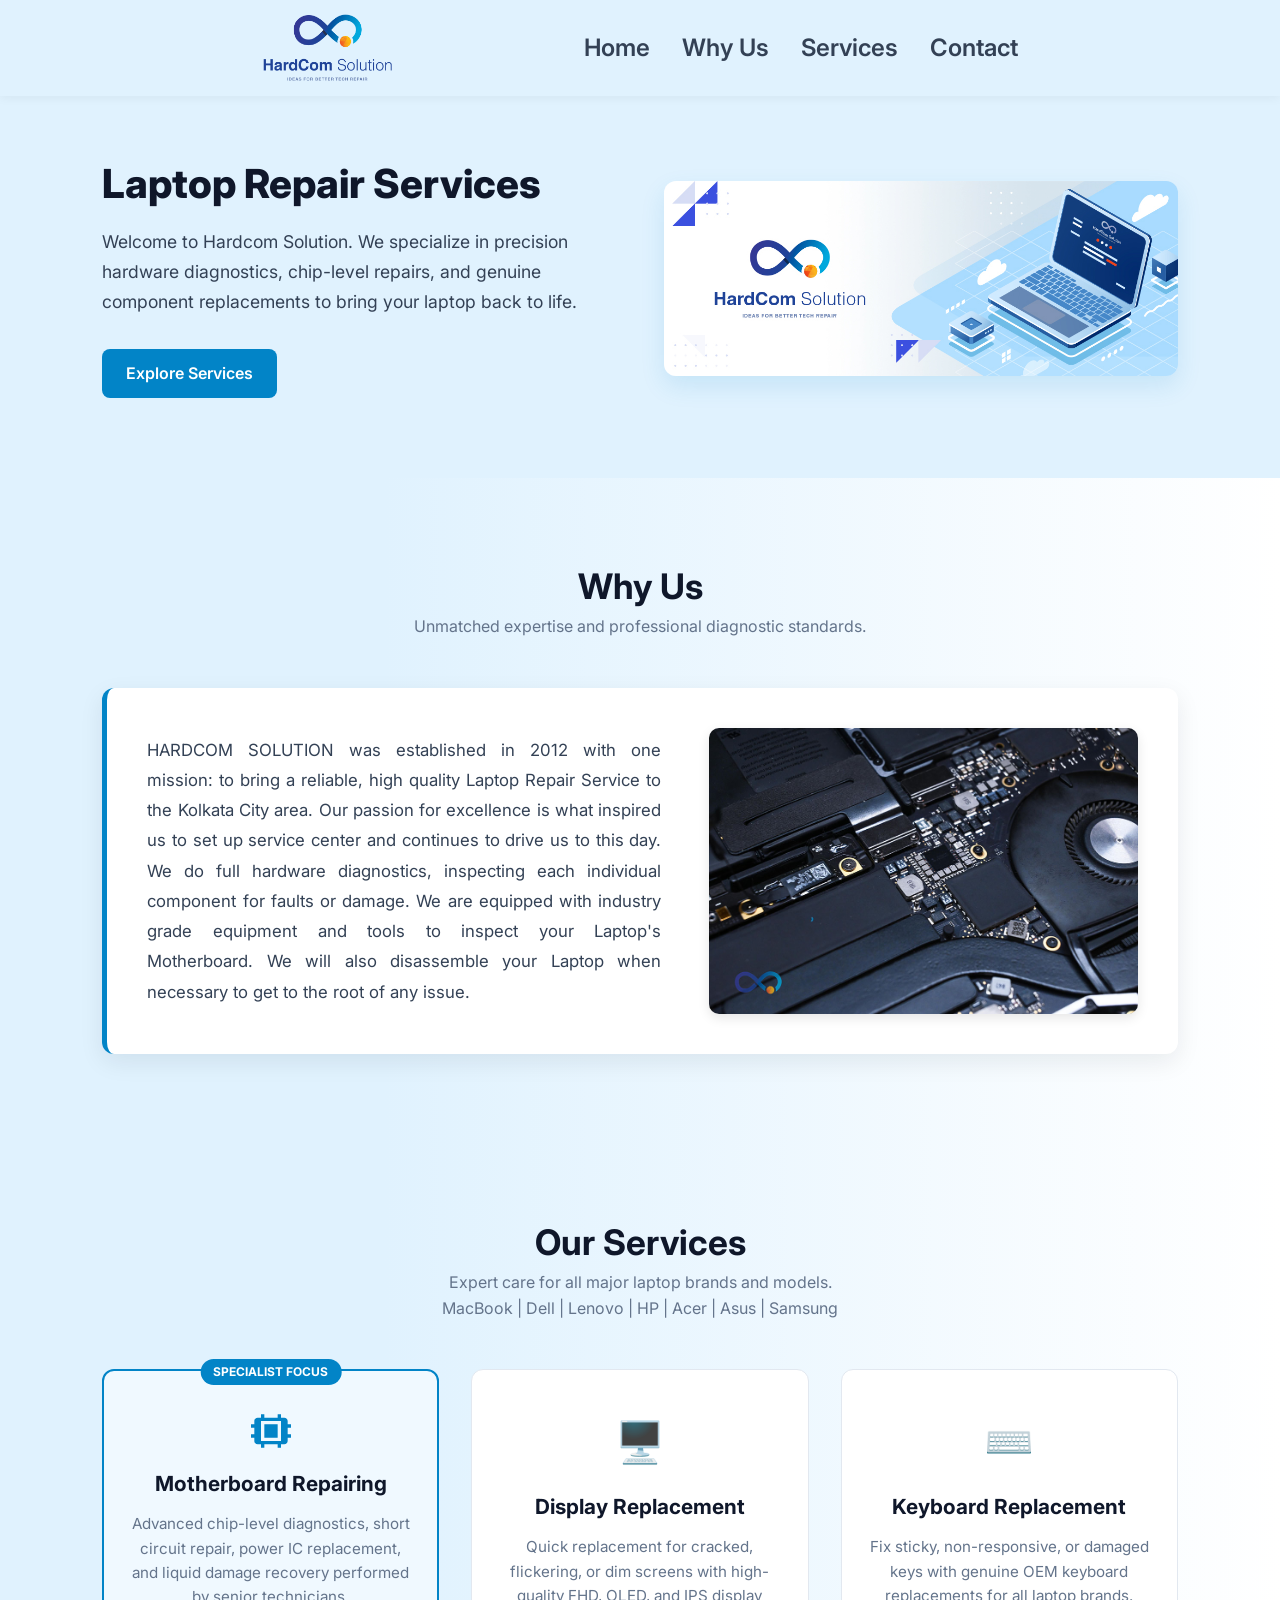
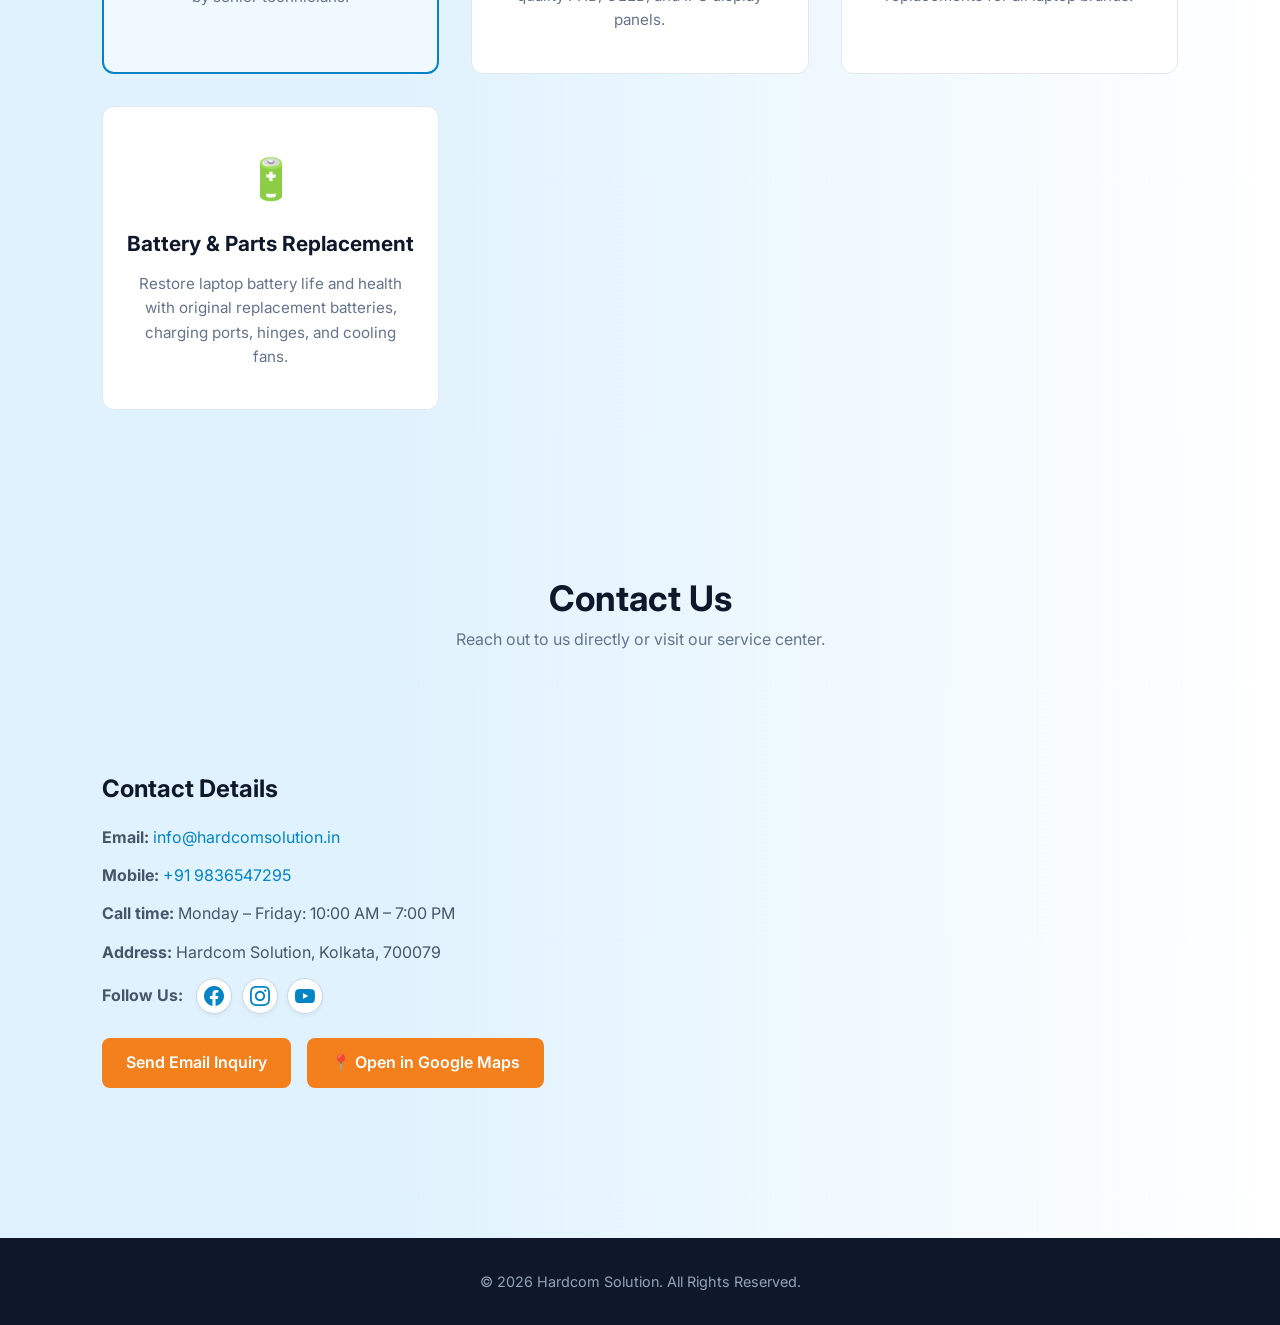
<file: index.html>
<!DOCTYPE html>
<html lang="en">
<head>
  <meta charset="UTF-8">
  <meta name="viewport" content="width=device-width, initial-scale=1.0">

  <!-- Primary Meta Tags -->
  <title>Hardcom Solution | Laptop Service & Repair Expert in Kolkata</title>
  <meta name="title" content="Hardcom Solution | Laptop Service & Repair Expert in Kolkata">
  <meta name="description" content="Established in 2012, Hardcom Solution provides expert laptop repair services in Kolkata. Specialized in motherboard chip-level repair, screen, keyboard, and battery replacements for MacBook, Dell, HP, Lenovo, Acer, Asus, and Samsung.">
  <meta name="keywords" content="Laptop repair Kolkata, Hardcom Solution, motherboard repair, chip level laptop repair, MacBook repair Kolkata, laptop service center Kolkata 700079">
  <meta name="author" content="Hardcom Solution">
  <meta name="robots" content="index, follow">
  <link rel="canonical" href="https://hardcomsolution.in/">

  <!-- Open Graph / Facebook -->
  <meta property="og:type" content="website">
  <meta property="og:url" content="https://hardcomsolution.in/">
  <meta property="og:title" content="Hardcom Solution | Laptop Service & Repair Expert in Kolkata">
  <meta property="og:description" content="Precision hardware diagnostics, chip-level motherboard repairs, and genuine component replacements for all major laptop brands in Kolkata.">
  <meta property="og:image" content="https://hardcomsolution.in/images/whyus.jpg">

  <!-- Twitter -->
  <meta property="twitter:card" content="summary_large_image">
  <meta property="twitter:url" content="https://hardcomsolution.in/">
  <meta property="twitter:title" content="Hardcom Solution | Laptop Service & Repair Expert in Kolkata">
  <meta property="twitter:description" content="Precision hardware diagnostics, chip-level motherboard repairs, and genuine component replacements for all major laptop brands in Kolkata.">
  <meta property="twitter:image" content="https://hardcomsolution.in/images/whyus.jpg">

  <!-- Stylesheet -->
  <link rel="stylesheet" href="style.css">

  <!-- Google Fonts -->
  <link href="https://fonts.googleapis.com/css2?family=Inter:wght@400;600;700;800&display=swap" rel="stylesheet">

 <!-- Google Schema Markup (JSON-LD) - Fully Validated -->
  <script type="application/ld+json">
  {
    "@context": "https://schema.org",
    "@type": "LocalBusiness",
    "additionalType": "https://schema.org/ComputerRepairService",
    "name": "Hardcom Solution",
    "image": "https://hardcomsolution.in/images/logo.png",
    "@id": "https://hardcomsolution.in/#organization",
    "url": "https://hardcomsolution.in/",
    "telephone": "+919836547295",
    "email": "info@hardcomsolution.in",
    "foundingDate": "2012",
    "priceRange": "$$",
    "address": {
      "@type": "PostalAddress",
      "addressLocality": "Kolkata",
      "postalCode": "700079",
      "addressCountry": "IN"
    },
    "geo": {
      "@type": "GeoCoordinates",
      "latitude": 22.655022,
      "longitude": 88.42818
    },
    "hasMap": "https://maps.app.goo.gl/X8KSxE47E7GqjeSY7",
    "openingHoursSpecification": [
      {
        "@type": "OpeningHoursSpecification",
        "dayOfWeek": [
          "Monday",
          "Tuesday",
          "Wednesday",
          "Thursday",
          "Friday"
        ],
        "opens": "10:00",
        "closes": "19:00"
      }
    ],
    "sameAs": [
      "https://www.facebook.com/HardCom.Solution",
      "https://www.instagram.com/hardcomsolution",
      "https://www.youtube.com/@hardcomsolution"
    ],
    "areaServed": {
      "@type": "City",
      "name": "Kolkata"
    },
    "hasOfferCatalog": {
      "@type": "OfferCatalog",
      "name": "Laptop Repair & Maintenance Services",
      "itemListElement": [
        {
          "@type": "Offer",
          "itemOffered": {
            "@type": "Service",
            "name": "Motherboard Repairing",
            "description": "Advanced chip-level diagnostics, short circuit repair, power IC replacement, and liquid damage recovery."
          }
        },
        {
          "@type": "Offer",
          "itemOffered": {
            "@type": "Service",
            "name": "Display Replacement",
            "description": "Quick replacement for cracked, flickering, or dim screens with FHD, OLED, and IPS panels."
          }
        },
        {
          "@type": "Offer",
          "itemOffered": {
            "@type": "Service",
            "name": "Keyboard Replacement",
            "description": "Fix sticky, non-responsive, or damaged keys with OEM keyboard replacements."
          }
        },
        {
          "@type": "Offer",
          "itemOffered": {
            "@type": "Service",
            "name": "Battery & Parts Replacement",
            "description": "Original replacement batteries, charging ports, hinges, and cooling fans."
          }
        }
      ]
    }
  }
  </script>
</head>
<body>

  <!-- Navigation -->
  <nav class="navbar">
    <div class="logo-container">
      <a href="#home">
        <img src="images/logo.png" alt="HardCom Solution Logo" class="site-logo">
      </a>
    </div>

    <ul class="nav-links">
      <li><a href="#home">Home</a></li>
      <li><a href="#why-us">Why Us</a></li>
      <li><a href="#services">Services</a></li>
      <li><a href="#location">Contact</a></li>
    </ul>
  </nav>

  <!-- Hero / Home Section (Two-Column Layout) -->
  <header id="home" class="hero-section">
    <div class="hero-container">
      
      <!-- Left Column: Text & Buttons -->
      <div class="hero-text-content">
        <h1>Laptop Repair Services</h1>
        <p>Welcome to Hardcom Solution. We specialize in precision hardware diagnostics, chip-level repairs, and genuine component replacements to bring your laptop back to life.</p>
        <div class="hero-buttons">
          <a href="#services" class="btn primary-btn">Explore Services</a>
        </div>
      </div>

      <!-- Right Column: Image Banner -->
      <div class="hero-image-content">
        <img src="images/whyus.jpg" alt="Hardcom Solution - Ideas for Better Tech Repair" class="hero-banner-img">
      </div>

    </div>
  </header>

  <!-- Why Us Section (Two-Column Layout) -->
  <section id="why-us" class="why-us-section">
    <div class="section-title">
      <h2>Why Us</h2>
      <p>Unmatched expertise and professional diagnostic standards.</p>
    </div>

    <div class="why-us-container">
      <!-- Left Column: Text Paragraph -->
      <div class="why-us-text">
        <p>
          HARDCOM SOLUTION was established in 2012 with one mission: to bring a reliable, high quality Laptop Repair Service to the Kolkata City area. Our passion for excellence is what inspired us to set up service center and continues to drive us to this day. We do full hardware diagnostics, inspecting each individual component for faults or damage. We are equipped with industry grade equipment and tools to inspect your Laptop's Motherboard. We will also disassemble your Laptop when necessary to get to the root of any issue.
        </p>
      </div>

      <!-- Right Column: Image -->
      <div class="why-us-image">
        <img src="images/whyus1.jpg" alt="Laptop Motherboard Inspection at Hardcom Solution" class="why-us-img">
      </div>
    </div>
  </section>

  <!-- Services Section -->
  <section id="services" class="services-section">
    <div class="section-title">
      <h2>Our Services</h2>
      <p>Expert care for all major laptop brands and models.</p>
      <p>MacBook | Dell | Lenovo | HP | Acer | Asus | Samsung</p>
    </div>

    <div class="services-grid">
      <!-- MAIN FOCUS: Motherboard Repairing -->
      <div class="service-card featured">
        <div class="badge">Specialist Focus</div>
        <div class="icon">
          <svg width="40" height="40" viewBox="0 0 24 24" fill="#0284c7">
            <path d="M6 2H8V4H16V2H18V4H20C21.1 4 22 4.9 22 6V8H24V10H22V14H24V16H22V18C22 19.1 21.1 20 20 20H18V22H16V20H8V22H6V20H4C2.9 20 2 19.1 2 18V16H0V14H2V10H0V8H2V6C2 4.9 2.9 4 4 4H6V2ZM6 6V18H18V6H6ZM8 8H16V16H8V8Z"/>
          </svg>
        </div>
        <h3>Motherboard Repairing</h3>
        <p>Advanced chip-level diagnostics, short circuit repair, power IC replacement, and liquid damage recovery performed by senior technicians.</p>
      </div>

      <!-- Display Replacement -->
      <div class="service-card">
        <div class="icon">🖥️</div>
        <h3>Display Replacement</h3>
        <p>Quick replacement for cracked, flickering, or dim screens with high-quality FHD, OLED, and IPS display panels.</p>
      </div>

      <!-- Keyboard Replacement -->
      <div class="service-card">
        <div class="icon">⌨️</div>
        <h3>Keyboard Replacement</h3>
        <p>Fix sticky, non-responsive, or damaged keys with genuine OEM keyboard replacements for all laptop brands.</p>
      </div>

      <!-- Battery & Parts Replacement -->
      <div class="service-card">
        <div class="icon">🔋</div>
        <h3>Battery & Parts Replacement</h3>
        <p>Restore laptop battery life and health with original replacement batteries, charging ports, hinges, and cooling fans.</p>
      </div>
    </div>
  </section>

  <!-- Location & Contact Section -->
  <section id="location" class="location-section">
    <div class="section-title">
      <h2>Contact Us</h2>
      <p>Reach out to us directly or visit our service center.</p>
    </div>

    <div class="location-container">
      <div class="contact-info">
        <h3>Contact Details</h3>
        <p><strong>Email:</strong> <a href="mailto:info@hardcomsolution.in">info@hardcomsolution.in</a></p>
        <p><strong>Mobile:</strong> <a href="tel:+919836547295">+91 9836547295</a></p>
        <p><strong>Call time:</strong> Monday – Friday: 10:00 AM – 7:00 PM</p>
        <p><strong>Address:</strong> Hardcom Solution, Kolkata, 700079</p>
        
        <!-- Inline Social Media Links -->
        <p class="social-row">
          <strong>Follow Us:</strong>
          <span class="social-icons">
            <!-- Facebook -->
            <a href="https://www.facebook.com/HardCom.Solution" target="_blank" rel="noopener noreferrer" class="social-icon facebook" aria-label="Facebook">
              <svg width="20" height="20" viewBox="0 0 24 24" fill="currentColor">
                <path d="M24 12.073c0-6.627-5.373-12-12-12s-12 5.373-12 12c0 5.99 4.388 10.954 10.125 11.854v-8.385H7.078v-3.47h3.047V9.43c0-3.007 1.792-4.669 4.533-4.669 1.312 0 2.686.235 2.686.235v2.953H15.83c-1.491 0-1.956.925-1.956 1.874v2.25h3.328l-.532 3.47h-2.796v8.385C19.612 23.027 24 18.062 24 12.073z"/>
              </svg>
            </a>

            <!-- Instagram -->
            <a href="https://www.instagram.com/hardcomsolution?igsh=bm9hNWd4NGJtdzU1" target="_blank" rel="noopener noreferrer" class="social-icon instagram" aria-label="Instagram">
              <svg width="20" height="20" viewBox="0 0 24 24" fill="currentColor">
                <path d="M12 2.163c3.204 0 3.584.012 4.85.07 3.252.148 4.771 1.691 4.919 4.919.058 1.265.069 1.645.069 4.849 0 3.205-.012 3.584-.069 4.849-.149 3.225-1.664 4.771-4.919 4.919-1.266.058-1.644.07-4.85.07-3.204 0-3.584-.012-4.849-.07-3.26-.149-4.771-1.699-4.919-4.92-.058-1.265-.07-1.644-.07-4.849 0-3.204.013-3.583.07-4.849.149-3.227 1.664-4.771 4.919-4.919 1.266-.057 1.645-.069 4.849-.069zm0-2.163c-3.259 0-3.667.014-4.947.072-4.358.2-6.78 2.618-6.98 6.98-.059 1.281-.073 1.689-.073 4.948 0 3.259.014 3.668.072 4.948.2 4.358 2.618 6.78 6.98 6.98 1.281.058 1.689.072 4.948.072 3.259 0 3.668-.014 4.948-.072 4.354-.2 6.782-2.618 6.979-6.98.059-1.28.073-1.689.073-4.948 0-3.259-.014-3.667-.072-4.947-.196-4.354-2.617-6.78-6.979-6.98-1.281-.059-1.69-.073-4.949-.073zm0 5.838c-3.403 0-6.162 2.759-6.162 6.162s2.759 6.163 6.162 6.163 6.162-2.759 6.162-6.163c0-3.403-2.759-6.162-6.162-6.162zm0 10.162c-2.209 0-4-1.79-4-4 0-2.209 1.791-4 4-4s4 1.791 4 4c0 2.21-1.791 4-4 4zm6.406-11.845c-.796 0-1.441.645-1.441 1.44s.645 1.44 1.441 1.44c.795 0 1.439-.645 1.439-1.44s-.644-1.44-1.439-1.44z"/>
              </svg>
            </a>

            <!-- YouTube -->
            <a href="https://www.youtube.com/@hardcomsolution" target="_blank" rel="noopener noreferrer" class="social-icon youtube" aria-label="YouTube">
              <svg width="20" height="20" viewBox="0 0 24 24" fill="currentColor">
                <path d="M23.498 6.186a3.016 3.016 0 0 0-2.122-2.136C19.505 3.545 12 3.545 12 3.545s-7.505 0-9.377.505A3.017 3.017 0 0 0 .502 6.186C0 8.07 0 12 0 12s0 3.93.502 5.814a3.016 3.016 0 0 0 2.122 2.136c1.871.505 9.376.505 9.376.505s7.505 0 9.377-.505a3.015 3.015 0 0 0 2.122-2.136C24 15.93 24 12 24 12s0-3.93-.502-5.814zM9.545 15.568V8.432L15.818 12l-6.273 3.568z"/>
              </svg>
            </a>
          </span>
        </p>

        <div class="contact-actions">
          <a href="mailto:info@hardcomsolution.in?subject=Laptop%20Repair%20Inquiry" class="btn primary-btn">Send Email Inquiry</a>
          <a href="https://maps.app.goo.gl/X8KSxE47E7GqjeSY7" target="_blank" class="btn map-btn">📍 Open in Google Maps</a>
        </div>
      </div>

      <div class="map-embed">
        <iframe src="https://www.google.com/maps/embed?pb=!1m18!1m12!1m3!1d3715.5192313363236!2d88.42817985779621!3d22.655022076445878!2m3!1f0!2f0!3f0!3m2!1i1024!2i768!4f13.1!3m3!1m2!1s0x39f89e5bd750a0f1%3A0x53fb87cc85b5f22e!2sHardCom%20Solution!5e1!3m2!1sen!2sin!4v1786367181669!5m2!1sen!2sin" 
          width="600"
          height="450" 
          style="border:0;" 
          allowfullscreen="" loading="lazy" 
          referrerpolicy="strict-origin-when-cross-origin">
        </iframe>
      </div>
    </div>
  </section>

  <!-- Footer -->
  <footer>
    <p>&copy; 2026 Hardcom Solution. All Rights Reserved.</p>
  </footer>

</body>
</html>
</file>
<file: style.css>
/* Base Styles & Reset */
* {
  margin: 0;
  padding: 0;
  box-sizing: border-box;
}

:root {
  --primary-blue: #0284c7;
  --accent-orange: #f3801d;
  --accent-orange-hover: #d96f14;
  --dark-navy: #0f172a;
  --mid-navy: #1e293b;
  --ice-blue: #f0f9ff;
  --soft-blue: #e0f2fe;
  --text-dark: #1e293b;
  --text-muted: #64748b;
}

body {
  font-family: 'Inter', sans-serif;
  color: var(--text-dark);
  background-color: #f8fafc;
  line-height: 1.6;
}

/* Navbar Logo Styling */
.navbar {
  display: flex !important;
  justify-content: space-between !important;
  align-items: center !important;
  padding: 0.8rem 8%;
  background-color: #e0f2fe; 
  box-shadow: 0 2px 10px rgba(0,0,0,0.05);
  position: sticky;
  top: 0;
  z-index: 1000;
}

.logo-container {
  display: flex;
  align-items: center;
  margin-left: 10rem; /* Shifts logo 10rem away from left edge */
}

.site-logo {
  height: 70px;
  width: auto;
  display: block;
  object-fit: contain;
}

/* Horizontal Link Menu */
.nav-links {
  display: flex !important;
  flex-direction: row !important;
  list-style: none !important;
  gap: 2rem;
  margin: 0 10rem 0 0; /* Pushes menu 10rem away from right edge */
  padding: 0;
}

.nav-links li {
  display: inline-block;
}

.nav-links a {
  text-decoration: none !important;
  color: #334155;
  font-weight: 600;
  font-size: 1.5rem;
  transition: color 0.2s;
}

.nav-links a:hover {
  color: var(--primary-blue);
}

/* Base Button */
.btn {
  display: inline-block;
  padding: 0.75rem 1.5rem;
  border-radius: 8px;
  text-decoration: none;
  font-weight: 600;
  transition: all 0.2s;
}

.primary-btn {
  background-color: var(--primary-blue);
  color: #ffffff;
}

.primary-btn:hover {
  background-color: #0369a1;
}

/* Orange Buttons (#f3801d) for Contact Section Actions */
.contact-actions .primary-btn,
.contact-actions .map-btn,
a.map-btn {
  background-color: var(--accent-orange);
  color: #ffffff !important;
  text-decoration: none;
  border: none;
}

.contact-actions .primary-btn:hover,
.contact-actions .map-btn:hover,
a.map-btn:hover {
  background-color: var(--accent-orange-hover);
  color: #ffffff !important;
}


/* 1. HERO SECTION */
.hero-section {
  padding: 4rem 8% 5rem 8%;
  background: linear-gradient(90deg, #e0f2fe 100%, #ffffff 100%);
}

.hero-container {
  max-width: 1200px;
  margin: 0 auto;
  display: flex;
  align-items: center;
  justify-content: space-between;
  gap: 3rem;
}

.hero-text-content {
  flex: 1;
  text-align: left;
}

.hero-text-content h1 {
  font-size: 2.5rem;
  font-weight: 800;
  line-height: 1.2;
  margin-bottom: 1.2rem;
  color: #0f172a;
}

.hero-text-content p {
  font-size: 1.1rem;
  color: #334155;
  margin-bottom: 2rem;
  line-height: 1.7;
}

.hero-buttons {
  display: flex;
  gap: 1rem;
  justify-content: flex-start;
}

.hero-image-content {
  flex: 1;
  display: flex;
  justify-content: center;
}

.hero-banner-img {
  width: 100%;
  max-width: 550px;
  height: auto;
  border-radius: 12px;
  box-shadow: 0 10px 25px rgba(2, 132, 199, 0.12);
}


/* 2. WHY US SECTION */
.why-us-section {
  padding: 5rem 8%;
  background: linear-gradient(90deg, #e0f2fe 30%, #ffffff 100%);
}

.why-us-section .section-title h2 {
  color: #0f172a;
}

.why-us-section .section-title p {
  color: #64748b;
}

.why-us-container {
  max-width: 1100px;
  margin: 0 auto;
  display: flex;
  align-items: center;
  justify-content: space-between;
  gap: 3rem;
  background-color: #ffffff;
  border-left: 5px solid var(--primary-blue);
  padding: 2.5rem;
  border-radius: 12px;
  box-shadow: 0 8px 25px rgba(15, 23, 42, 0.08);
}

.why-us-text {
  flex: 1.2;
}

.why-us-text p {
  font-size: 1.05rem;
  color: #334155;
  line-height: 1.8;
  text-align: justify;
}

.why-us-image {
  flex: 1;
  display: flex;
  justify-content: center;
}

.why-us-img {
  width: 100%;
  max-width: 450px;
  height: auto;
  border-radius: 10px;
  object-fit: cover;
  box-shadow: 0 4px 12px rgba(0,0,0,0.1);
}


/* 3. SERVICES SECTION */
.services-section {
  padding: 5rem 8%;
  background: linear-gradient(90deg, #e0f2fe 30%, #ffffff 100%);
}

.section-title {
  text-align: center;
  margin-bottom: 3rem;
}

.section-title h2 {
  font-size: 2.2rem;
  color: var(--dark-navy);
  font-weight: 700;
}

.section-title p {
  color: var(--text-muted);
}

.services-grid {
  display: grid;
  grid-template-columns: repeat(auto-fit, minmax(260px, 1fr));
  gap: 2rem;
}

.service-card {
  background-color: #ffffff;
  padding: 2.5rem 1.5rem;
  border-radius: 12px;
  border: 1px solid #e2e8f0;
  text-align: center;
  position: relative;
  transition: transform 0.2s, box-shadow 0.2s;
}

.service-card:hover {
  transform: translateY(-4px);
  box-shadow: 0 12px 24px rgba(0,0,0,0.06);
}

.service-card.featured {
  border: 2px solid var(--primary-blue);
  background-color: var(--ice-blue);
}

.badge {
  position: absolute;
  top: -12px;
  left: 50%;
  transform: translateX(-50%);
  background-color: var(--primary-blue);
  color: #ffffff;
  font-size: 0.75rem;
  font-weight: 700;
  text-transform: uppercase;
  padding: 0.2rem 0.8rem;
  border-radius: 20px;
}

.icon {
  font-size: 2.5rem;
  margin-bottom: 1rem;
  display: flex;
  justify-content: center;
  align-items: center;
}

.icon svg {
  display: inline-block;
  vertical-align: middle;
}

.service-card h3 {
  font-size: 1.3rem;
  margin-bottom: 0.75rem;
  color: var(--dark-navy);
}

.service-card p {
  color: var(--text-muted);
  font-size: 0.95rem;
}


/* 4. LOCATION & CONTACT */
.location-section {
  padding: 5rem 8%;
  background: linear-gradient(90deg, #e0f2fe 30%, #ffffff 100%);
}

.location-container {
  display: grid;
  grid-template-columns: 1fr 1fr;
  gap: 3rem;
  align-items: center;
}

.contact-info h3 {
  font-size: 1.5rem;
  margin-bottom: 1rem;
  color: var(--dark-navy);
}

.contact-info p {
  margin-bottom: 0.8rem;
  color: #475569;
}

.contact-info a {
  color: var(--primary-blue);
  text-decoration: none;
}

.contact-actions {
  display: flex;
  gap: 1rem;
  margin-top: 1.5rem;
  flex-wrap: wrap;
}

.map-embed iframe {
  width: 100%;
  border-radius: 12px;
}

/* Inline Social Row */
.social-row {
  display: flex;
  align-items: center;
  gap: 0.8rem;
  margin-bottom: 0.8rem;
  color: #475569;
}

.social-icons {
  display: inline-flex;
  gap: 0.6rem;
  align-items: center;
}

.social-icon {
  display: inline-flex;
  align-items: center;
  justify-content: center;
  width: 36px;
  height: 36px;
  background-color: #ffffff;
  color: #64748b;
  border-radius: 50%;
  border: 1px solid #cbd5e1;
  transition: all 0.25s ease;
  box-shadow: 0 2px 4px rgba(0,0,0,0.05);
}

.social-icon:hover {
  transform: translateY(-2px);
  box-shadow: 0 4px 8px rgba(0,0,0,0.12);
}

/* Hover Brand Colors */
.social-icon.facebook:hover {
  background-color: #1877f2;
  color: #ffffff;
  border-color: #1877f2;
}

.social-icon.instagram:hover {
  background: radial-gradient(circle at 30% 107%, #fdf497 0%, #fdf497 5%, #fd5949 45%,#d6249f 60%,#285aebe6 90%);
  color: #ffffff;
  border-color: transparent;
}

.social-icon.youtube:hover {
  background-color: #ff0000;
  color: #ffffff;
  border-color: #ff0000;
}


/* 5. FOOTER */
footer {
  text-align: center;
  padding: 2rem;
  background-color: var(--dark-navy);
  color: #94a3b8;
  font-size: 0.9rem;
}


/* Responsive adjustments for Mobile & Tablets */
@media (max-width: 850px) {
  .navbar {
    flex-direction: column;
    padding: 1rem 4%;
    gap: 1rem;
  }

  .logo-container {
    margin-left: 0 !important;
    justify-content: center;
  }

  .site-logo {
    height: 42px;
  }

  .nav-links {
    margin: 0 !important;
    gap: 1rem;
    flex-wrap: wrap;
    justify-content: center;
  }

  .nav-links a {
    font-size: 0.95rem;
  }

  .hero-container, 
  .why-us-container, 
  .location-container {
    flex-direction: column;
    text-align: center;
    padding: 1.5rem;
    gap: 2rem;
  }

  .hero-text-content, 
  .why-us-text {
    text-align: center;
  }

  .hero-buttons {
    justify-content: center;
  }

  .hero-section h1 {
    font-size: 2rem;
  }

  .social-row {
    justify-content: center;
  }
}
</file>
